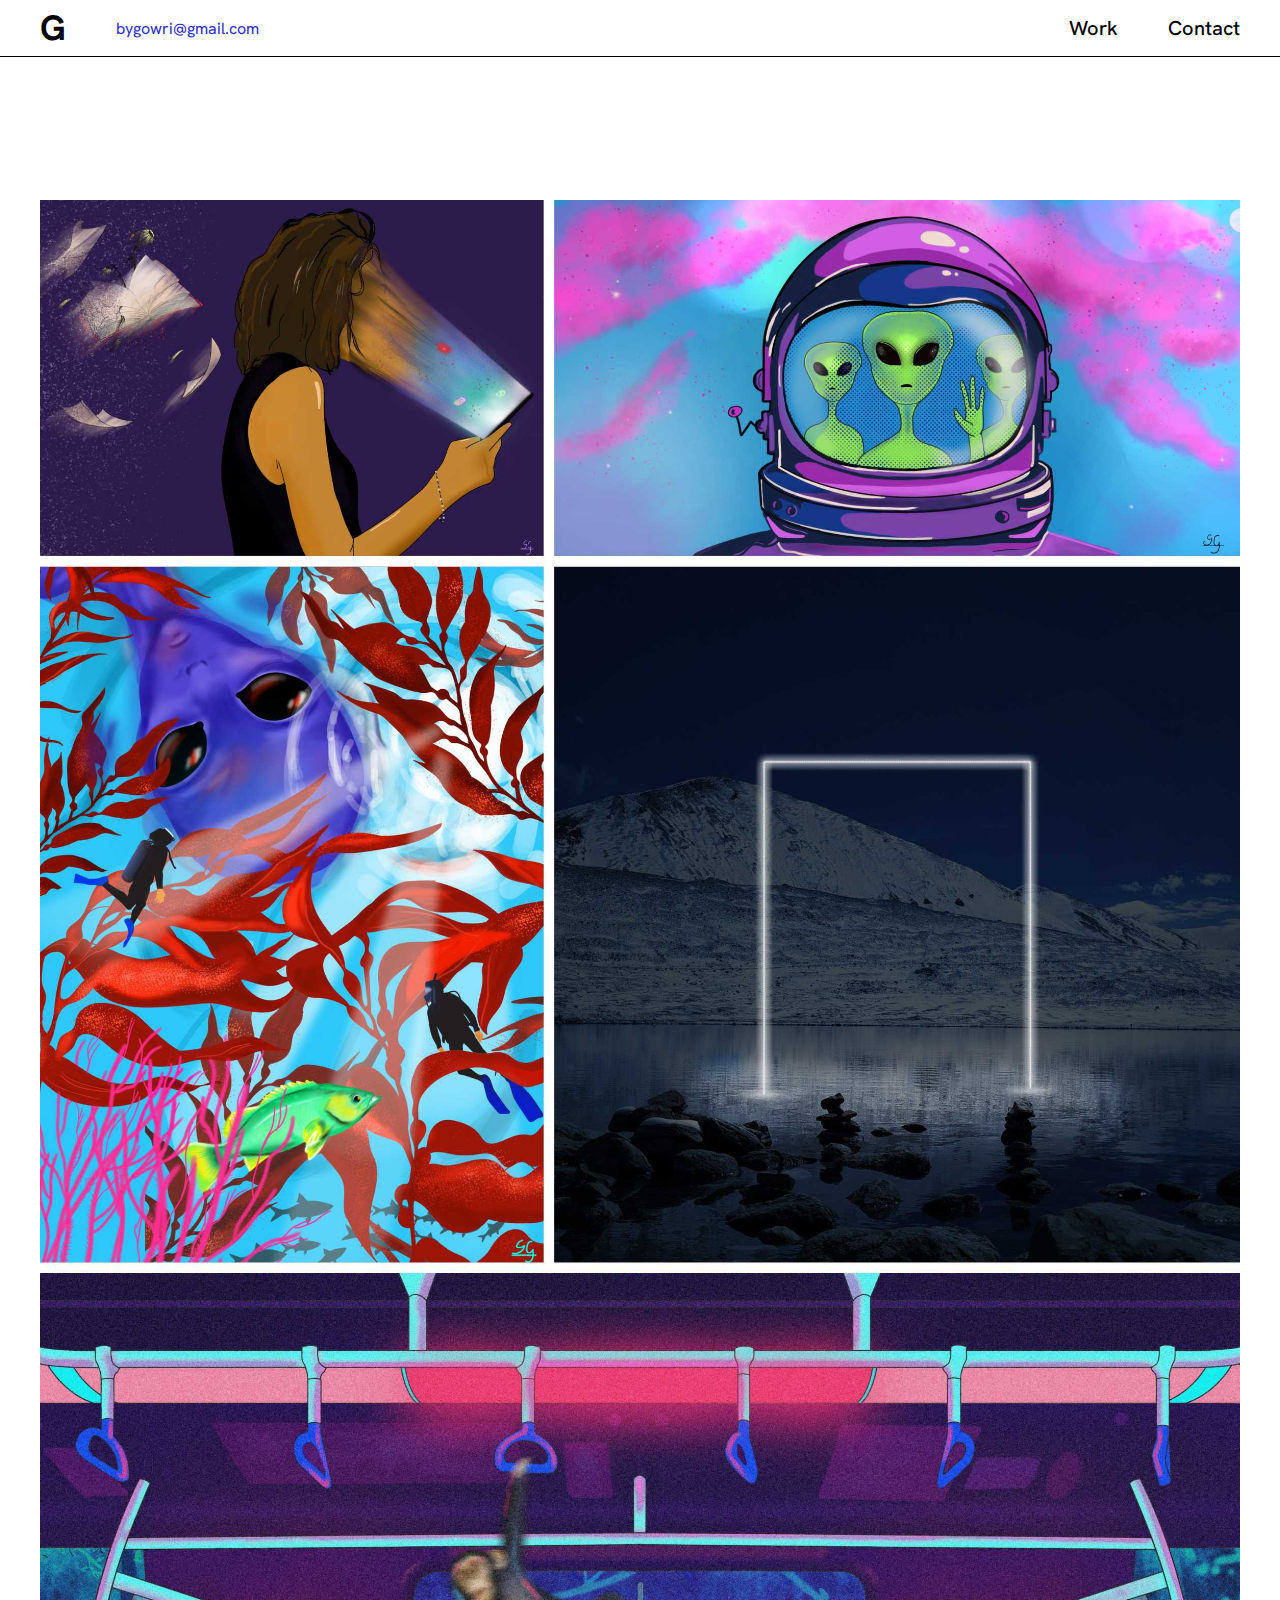
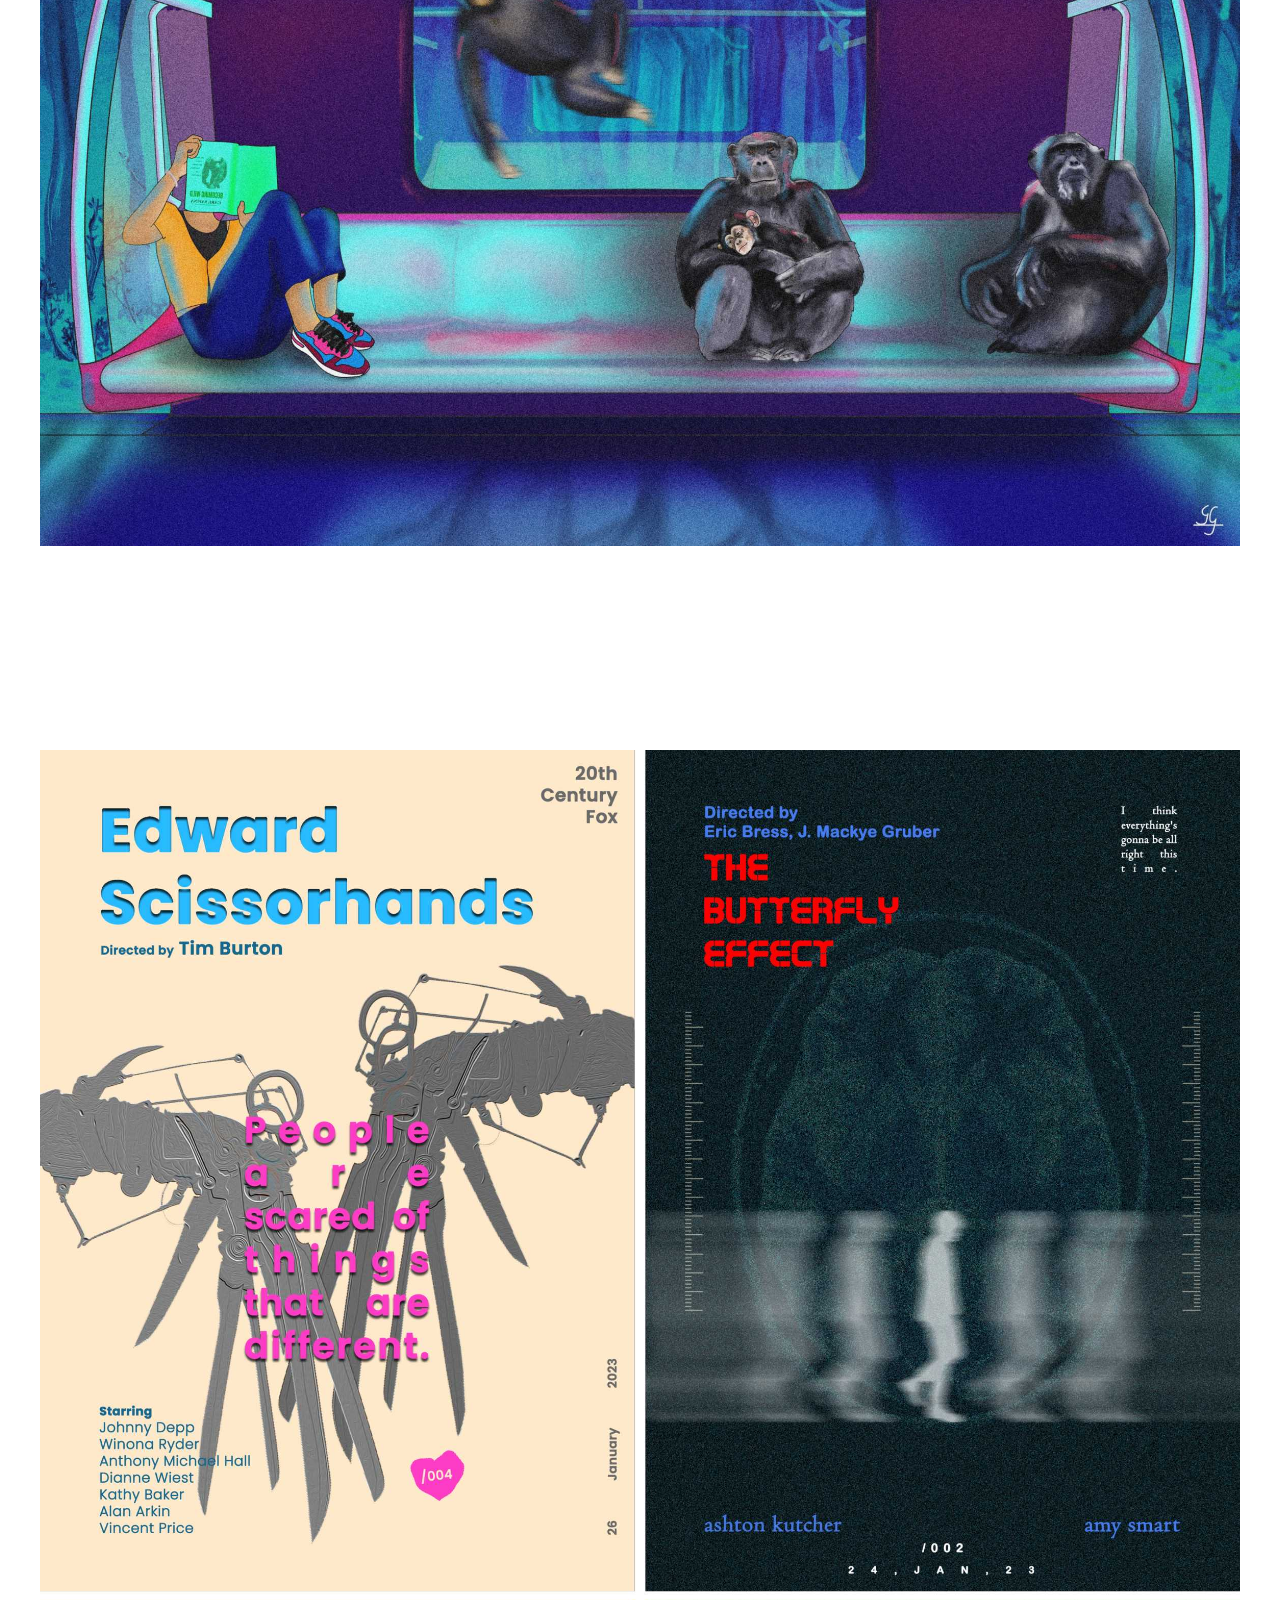
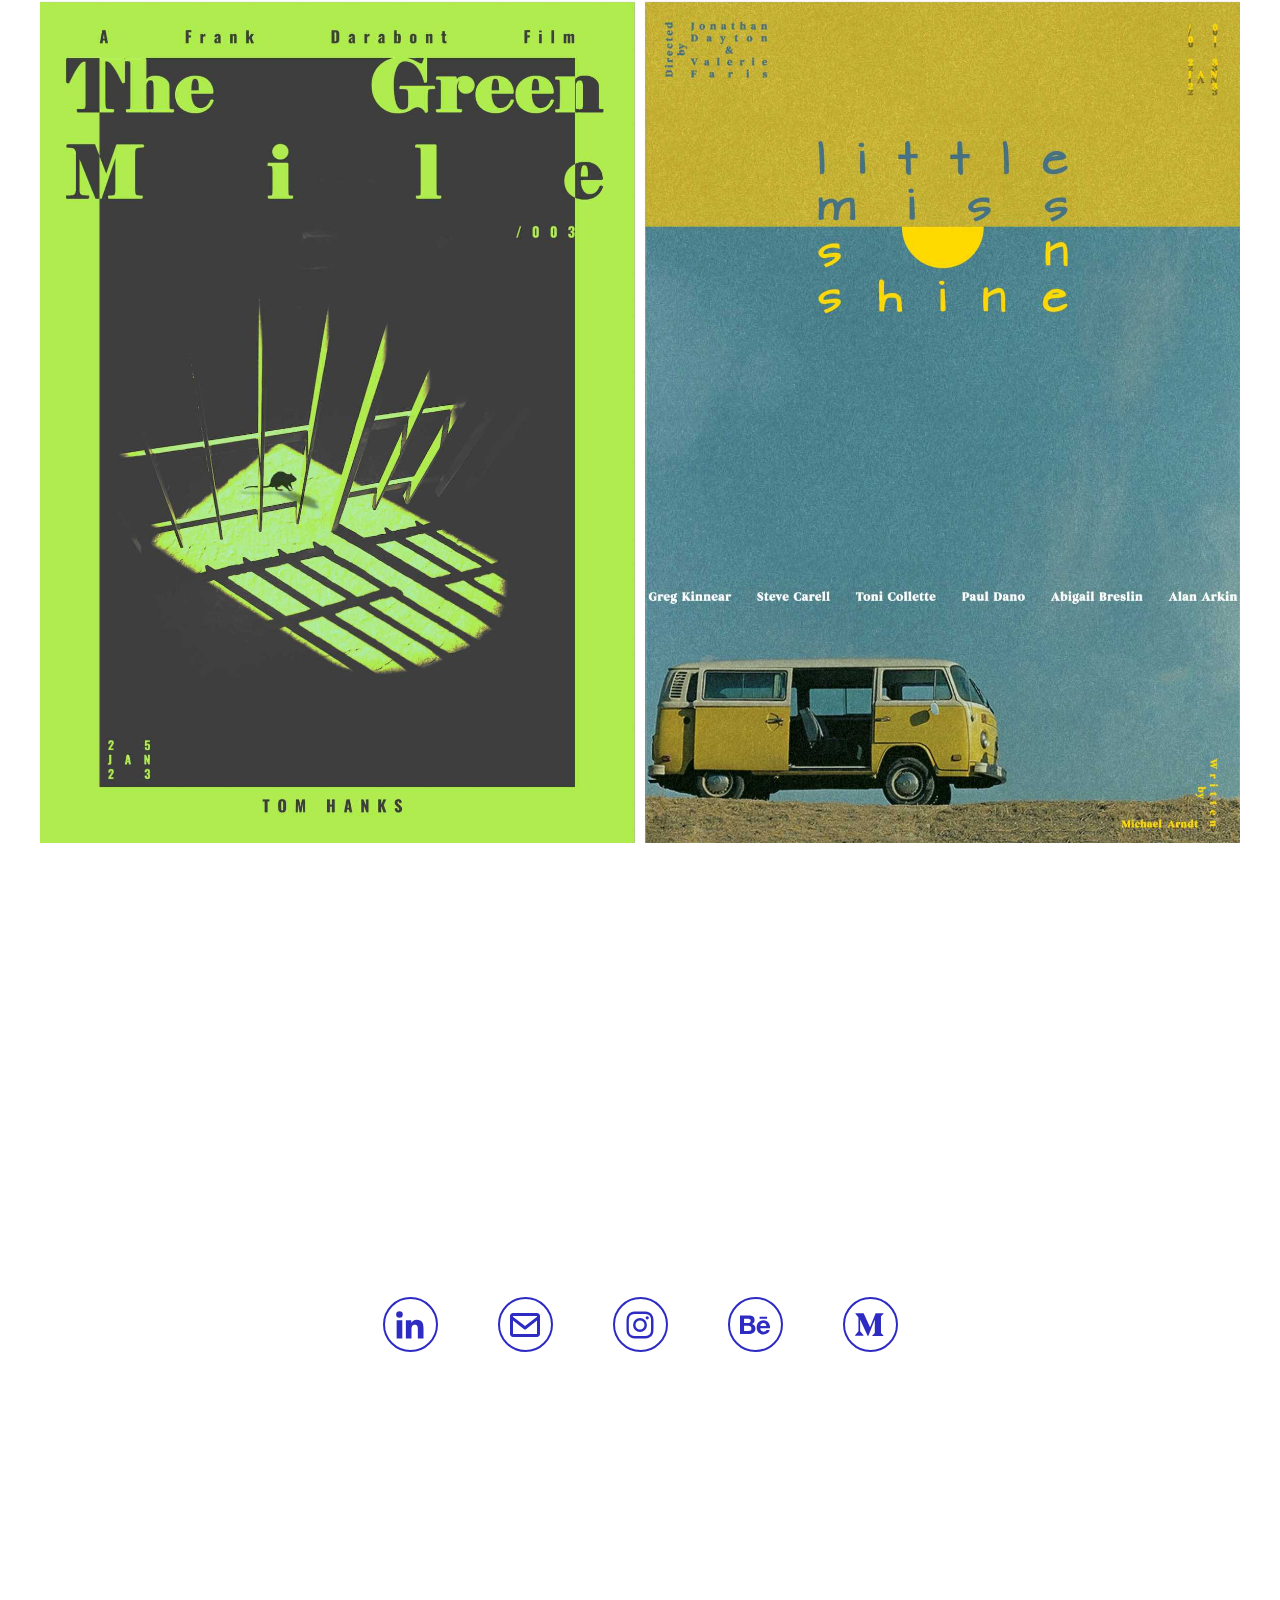
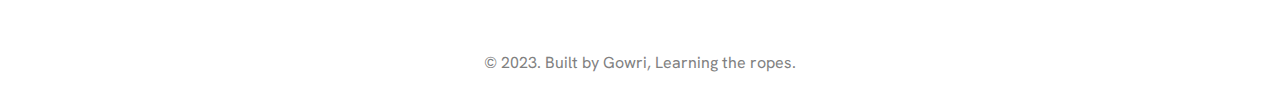
<file: Futureartifacts.html>
<!DOCTYPE html>
<html>
<head>
    <meta charset="utf-8">
    <title>Gowri</title>
    <meta name="viewport" content="width=device-width, initial-scale=1.0">
    <link rel="stylesheet" href="style.css">
    <link href="https://fonts.googleapis.com/css2?family=Raleway&display=swap" rel="stylesheet">
    <link href='https://unpkg.com/boxicons@2.1.4/css/boxicons.min.css' rel='stylesheet'>
</head>
<body>
<!-- navigation -->
<header>
  <nav class="navbar">
    <div class="max-width">
      <div class="top">
        <div class="lefthome">
          <div class="home"><a href="index.html">G</a></div>
          <div class="mailto"><a href="mailto:bygowri@gmail.com">bygowri@gmail.com</a></div>
          <div class="mailtomobile"><a href="mailto:bygowri@gmail.com">email</a></div>
        </div>
        <a href="#" class="toggle-button">
          <i class="hamburger"><svg xmlns="http://www.w3.org/2000/svg" width="36" height="36" viewBox="0 0 24 24" style="fill: rgba(0, 0, 0, 1);transform: ;msFilter:;"><path d="M4 6h16v2H4zm0 5h16v2H4zm0 5h16v2H4z"></path></svg></i>
        </a>
      </div>
      <ul class="menu">
        <li><a href="#works">Work</a></li>
        <li><a href="#contact">Contact</a></li>
      </ul>
    </div>
  </nav>
</header>

<script src="script.js"></script>

<section class="works" id="works">
  <div class="future-artifacts">
    <div class="misc">
      <img src="portfolioimages/artworks.jpg" alt="Portfolio Image" class="a1">
      <img src="portfolioimages/artworks2.jpg" alt="Portfolio Image" class="a2">
    </div>
  </div>
</section>
<!-- contact section starts here -->
<section class="contact" id="contact">
  <div class="max-width">
      <div class="all-buttonsc">
          <a href="https://www.linkedin.com/in/gowri-s-a887b5228/" target="_blank"><i class="icon"><svg xmlns="http://www.w3.org/2000/svg" width="36" height="36" viewBox="0 0 24 24" style="fill: rgba(46, 43, 195, 1);transform: ;msFilter:;"><circle cx="4.983" cy="5.009" r="2.188"></circle><path d="M9.237 8.855v12.139h3.769v-6.003c0-1.584.298-3.118 2.262-3.118 1.937 0 1.961 1.811 1.961 3.218v5.904H21v-6.657c0-3.27-.704-5.783-4.526-5.783-1.835 0-3.065 1.007-3.568 1.96h-.051v-1.66H9.237zm-6.142 0H6.87v12.139H3.095z"></path></svg></i></a>
          <a href="mailto:bygowri@gmail.com"><i class="icon"><svg xmlns="http://www.w3.org/2000/svg" width="36" height="36" viewBox="0 0 24 24" style="fill: rgba(46, 43, 195, 1);transform: ;msFilter:;"><path d="M20 4H4c-1.103 0-2 .897-2 2v12c0 1.103.897 2 2 2h16c1.103 0 2-.897 2-2V6c0-1.103-.897-2-2-2zm0 2v.511l-8 6.223-8-6.222V6h16zM4 18V9.044l7.386 5.745a.994.994 0 0 0 1.228 0L20 9.044 20.002 18H4z"></path></svg></i></a>
          <a href="https://www.instagram.com/gowri__s/" target="_blank"><i class="icon"><svg xmlns="http://www.w3.org/2000/svg" width="36" height="36" viewBox="0 0 24 24" style="fill: rgba(46, 43, 195, 1);transform: ;msFilter:;"><path d="M11.999 7.377a4.623 4.623 0 1 0 0 9.248 4.623 4.623 0 0 0 0-9.248zm0 7.627a3.004 3.004 0 1 1 0-6.008 3.004 3.004 0 0 1 0 6.008z"></path><circle cx="16.806" cy="7.207" r="1.078"></circle><path d="M20.533 6.111A4.605 4.605 0 0 0 17.9 3.479a6.606 6.606 0 0 0-2.186-.42c-.963-.042-1.268-.054-3.71-.054s-2.755 0-3.71.054a6.554 6.554 0 0 0-2.184.42 4.6 4.6 0 0 0-2.633 2.632 6.585 6.585 0 0 0-.419 2.186c-.043.962-.056 1.267-.056 3.71 0 2.442 0 2.753.056 3.71.015.748.156 1.486.419 2.187a4.61 4.61 0 0 0 2.634 2.632 6.584 6.584 0 0 0 2.185.45c.963.042 1.268.055 3.71.055s2.755 0 3.71-.055a6.615 6.615 0 0 0 2.186-.419 4.613 4.613 0 0 0 2.633-2.633c.263-.7.404-1.438.419-2.186.043-.962.056-1.267.056-3.71s0-2.753-.056-3.71a6.581 6.581 0 0 0-.421-2.217zm-1.218 9.532a5.043 5.043 0 0 1-.311 1.688 2.987 2.987 0 0 1-1.712 1.711 4.985 4.985 0 0 1-1.67.311c-.95.044-1.218.055-3.654.055-2.438 0-2.687 0-3.655-.055a4.96 4.96 0 0 1-1.669-.311 2.985 2.985 0 0 1-1.719-1.711 5.08 5.08 0 0 1-.311-1.669c-.043-.95-.053-1.218-.053-3.654 0-2.437 0-2.686.053-3.655a5.038 5.038 0 0 1 .311-1.687c.305-.789.93-1.41 1.719-1.712a5.01 5.01 0 0 1 1.669-.311c.951-.043 1.218-.055 3.655-.055s2.687 0 3.654.055a4.96 4.96 0 0 1 1.67.311 2.991 2.991 0 0 1 1.712 1.712 5.08 5.08 0 0 1 .311 1.669c.043.951.054 1.218.054 3.655 0 2.436 0 2.698-.043 3.654h-.011z"></path></svg></i></a>
          <a href="https://www.behance.net/gowriii" target="_blank"><i class="icon"><svg xmlns="http://www.w3.org/2000/svg" width="36" height="36" viewBox="0 0 24 24" style="fill: rgba(46, 43, 195, 1);transform: ;msFilter:;"><path d="M7.803 5.731c.589 0 1.119.051 1.605.155.483.103.895.273 1.243.508.343.235.611.547.804.939.187.387.28.871.28 1.443 0 .62-.14 1.138-.421 1.551-.283.414-.7.753-1.256 1.015.757.219 1.318.602 1.69 1.146.374.549.557 1.206.557 1.976 0 .625-.119 1.162-.358 1.613a3.11 3.11 0 0 1-.974 1.114 4.315 4.315 0 0 1-1.399.64 6.287 6.287 0 0 1-1.609.206H2V5.731h5.803zm-.351 4.972c.48 0 .878-.114 1.192-.345.312-.228.463-.604.463-1.119 0-.286-.051-.522-.151-.707a1.114 1.114 0 0 0-.417-.428 1.683 1.683 0 0 0-.597-.215 3.609 3.609 0 0 0-.697-.061H4.71v2.875h2.742zm.151 5.239c.267 0 .521-.023.76-.077.241-.052.455-.136.637-.261.182-.12.332-.283.44-.491.109-.206.162-.475.162-.798 0-.634-.179-1.085-.533-1.358-.355-.27-.831-.404-1.414-.404H4.71v3.39h2.893zm8.565-.041c.367.358.896.538 1.584.538.493 0 .919-.125 1.278-.373.354-.249.57-.515.653-.79h2.155c-.346 1.072-.871 1.838-1.589 2.299-.709.463-1.572.693-2.58.693-.702 0-1.334-.113-1.9-.337a4.033 4.033 0 0 1-1.439-.958 4.37 4.37 0 0 1-.905-1.485 5.433 5.433 0 0 1-.32-1.899c0-.666.111-1.289.329-1.864a4.376 4.376 0 0 1 .934-1.493c.405-.42.885-.751 1.444-.994a4.634 4.634 0 0 1 1.858-.362c.754 0 1.413.146 1.979.44a3.967 3.967 0 0 1 1.39 1.182c.363.493.622 1.058.783 1.691.161.632.217 1.292.171 1.983h-6.431c.001.704.238 1.371.606 1.729zm2.812-4.681c-.291-.322-.783-.496-1.385-.496-.391 0-.714.065-.974.199a1.97 1.97 0 0 0-.62.491 1.772 1.772 0 0 0-.328.628 2.82 2.82 0 0 0-.111.587h3.982c-.058-.624-.272-1.085-.564-1.409zm-3.918-4.663h4.989v1.215h-4.989z"></path></svg></i></a>
          <a href="https://medium.com/@gowri7" target="_blank"><i class="icon"><svg xmlns="http://www.w3.org/2000/svg" width="36" height="36" viewBox="0 0 24 24" style="fill: rgba(46, 43, 195, 1);transform: ;msFilter:;"><path d="M4.285 7.269a.733.733 0 0 0-.24-.619l-1.77-2.133v-.32h5.498l4.25 9.32 3.736-9.32H21v.319l-1.515 1.451a.45.45 0 0 0-.168.425v10.666a.448.448 0 0 0 .168.425l1.479 1.451v.319h-7.436v-.319l1.529-1.487c.152-.15.152-.195.152-.424V8.401L10.95 19.218h-.575L5.417 8.401v7.249c-.041.305.06.612.275.833L7.684 18.9v.319H2.036V18.9l1.992-2.417a.971.971 0 0 0 .257-.833V7.269z"></path></svg></i></a>
      </div>
  </div>
</section>
</body>
<footer>
  <p>&copy; 2023. Built by Gowri, Learning the ropes.</p>
</footer>
</html>
</file>
<file: style.css>
@import url('https://fonts.googleapis.com/css2?family=Hanken+Grotesk&display=swap');
.body {
  font-family: 'Hanken Grotesk', sans-serif;
}
* {
  margin: 0;
  padding: 0;
  box-sizing: border-box;
  text-decoration: none;
}

/* navbar styling */
.navbar {
  position: fixed;
  top: 0;
  width: 100%;
  padding: 10px 60px; /* Add padding to the sides */
  background-color: #ffffff;
  font-family: 'Hanken Grotesk', sans-serif;
  z-index: 3; /* Add a higher z-index value */
  border-bottom: black solid 1px;
}

.navbar .max-width {
  display: flex;
  flex-direction: row;
  align-items: center;
  justify-content: center;
  padding: 0%;
}

.navbar .top {
  display: flex;
  width: 100%;
  align-items: center;
  justify-content: space-between;
}
.top .lefthome{
  display: inline-flex;
  align-items: center;
}
.home{
  display: inline-flex;
}
.navbar .home a {
  font-size: 35px;
  font-weight: 700;
  color: black;
  cursor: pointer;
  margin-right: 50px;
}
.mailto a{
  text-decoration: none;
  color: #2E2BC3;
}
.mailtomobile{
  display: none;
}
.navbar .menu {
  display: flex;
  flex-direction: row;
  align-items: center;
}

.navbar .menu li {
  list-style: none;
}

.navbar .menu li a {
  color: black;
  font-size: 20px;
  font-weight: 500;
  text-decoration: none;
}

/* home transition*/
.navbar .home a:hover {
  color: #2E2BC3;
}

.navbar .home a:active {
  color: #2E2BC3;
}

.navbar .menu li {
  list-style: none;
  display: inline-block;
  align-items: center;
  position: relative;
}

.navbar .menu li a {
  color: black;
  font-size: 20px;
  font-weight: 500;
  margin-left: 50px;
  position: relative;
}

/* mobile */
/* Position toggle button on the right */
.toggle-button {
  display: none;
  flex-direction: column;
  justify-content: space-between;
}


@media (max-width: 1000px) {
  .toggle-button {
    display: flex;
  }

  .navbar {
    padding: 5px 20px; /* Add padding to the sides */
    align-items: center;
  }
  .navbar .top .lefthome{
    width: 100%;
    justify-content: space-between;
    padding-right: 20px;
  }
  .navbar .home a {
    font-size: 32px;
    font-weight: 700;
    color: black !important;
    cursor: pointer;
  }
  .navbar .home a {
    margin-right: 30px;
  }
  .mailto{
    display: none;
  }

  .navbar .menu {
    display: none;
    flex-direction: column;
    align-items: center;
    margin: 0px;
    width: 100%;
    height: 100vh; /* Adjust the height as needed */
    justify-content: center;
  }
  .navbar .menu li{
    margin: 40px;
  }
  .navbar .menu li a{
    font-size: 26px;
    margin: 0%;
  }

  .navbar .max-width {
    flex-direction: column;
    justify-content: space-between;
    max-width: 100%;

  }
  .menu.active{
    display: flex;
  }
  #homepage {
    display: block;
    margin-top: 20px; /* Adjust spacing as needed */
  }
  
}
/* tablet */
@media (min-width: 1001px) and (max-width: 1700px) {
    .navbar {
        padding: 5px 40px; /* Add padding to the sides */
      }
}

/* home styling*/
.homepage{
    padding-left: 200px;
    padding-right: 200px;
    font-family: 'Hanken Grotesk', sans-serif;
    max-width: 100%;
    background-color: #ffffff;
    
}
.homepage .container{
    display: flex;
    justify-content: space-between;
    max-width: 100%;
    padding-top: 20px;
}
.left-side{
    max-width: 50%;
    padding-top: 300px;
    padding-right: 80px;
    padding-left: 80px;
    background-image: url(portfolioimages/bg.jpg);
}
.left-side .all-text .text-1{
    font-size: 24px;
    font-weight: 500;
    margin-bottom: 10px;
}
.left-side .all-text .text-2{
    font-size: 70px;
    font-weight: 500;
}
.left-side .all-text .text-2 span{
    font-weight: 700;
}
.left-side .all-text .text-3{
    font-size: 26px;
    font-weight: 600;
    margin-bottom: 25px;
}
.left-side .all-text .text-4{
    font-size: 24px;
    font-weight: 500;
}
/*buttons*/
.all-buttons{
    padding-top: 30px;
    justify-content: space-between;
    display: inline-flex;
    align-items: center;
    width: 55%;
    top: 0;
    z-index: 100;
}
.resume-button {
    display: inline-block;
    padding: 10px 20px;
    font-size: 20px;
    background-color:#2E2BC3;
    color: white;
    text-decoration: none;
    border-radius: 2px;
    font-weight: 500;
}
.all-buttons .social{
    list-style: none;
    display: inline-block;
    align-items: center;
    background-color: white;
}
.all-buttons .social a{
    margin: 0 35px;
}
.container .right-side{
    max-width: 50%;
    padding-top: 50px;
}
.container .right-side img{
    width: 100%;
    height: auto;
    max-width: 100%;
}
.image-wrapper {
  position: relative;
  display: inline-block;
  z-index: 1; /* Add this line */
}
.second-image{
  display: none;
}
.hover-image {
  position: absolute;
  top: 0;
  left: 0;
  opacity: 0;
  transition: opacity 0.3s ease-in-out;
  z-index: 2; /* Add this line */
}

.image-wrapper:hover .hover-image {
  opacity: 1;
}



/* mobile */
@media (max-width: 1000px) {
    /* Reversed layout for mobile devices */
    .homepage{
        padding-left: 20px;
        padding-right: 20px;
    }
    .homepage .container {
      flex-direction: column-reverse;
      align-items: center;
      justify-content: center;
    }
    
    .left-side {
      padding-top: 0;
      padding-right: 0;
      max-width: 100%;
      padding-left: 0%;
      background-image: none;
    }
    
    .left-side .all-text,
    .left-side .all-buttons {
      width: 100%;
    }
    .left-side .all-text .text-2{
      font-size: 40px;
      font-weight: 500;
    }
    .left-side .all-text .text-3{
      font-size: 24px;
      font-weight: 600;
      margin-bottom: 25px;
  }
    .all-buttons {
        padding-top: 30px;
        padding-bottom: 30px;
        justify-content: center;
    }
    .all-buttons .social{
        display: none;
    }
    .all-text .text-1{
        text-align: center;
    }
    .all-text .text-2{
        text-align: center;
        margin-bottom: 10px;        
    }
    .all-text .text-3{
        text-align: center;
    }
    .left-side .all-text .text-4{
        font-size: 20px;
        font-weight: 500;
    }
    .container .right-side {
      max-width: 100%;
      margin-bottom: 10px;
    }
    .first-image{
      display: none;
    }
    .hover-image{
      display: none;
    }
    .second-image{
      display: block;
    }

  }
/* tablet */
@media (min-width: 1001px) and (max-width: 1700px) {
    .homepage {
      padding-left: 40px;
      padding-right: 40px;
    }
    .left-side{
        max-width: 50%;
        padding-top: 200px;
        padding-right: 80px;
    }
    .all-buttons .social{
        display: none;
    }
    .left-side .all-text .text-4{
        font-size: 20px;
        font-weight: 500;
    }
  }

/*works section styling*/
.works{
    padding-top: 150px;
    padding-left: 200px;
    padding-right: 200px;
    padding-bottom: 100px;
}
.works .max-width{
    font-family: 'Hanken Grotesk',sans-serif;
    max-width: 100%;
    padding: 0%;
}
.works .max-width .text-2{
    font-size: 40px;
    font-weight: 400;
    margin-bottom: 80px;
}
.works .topic-1{
    background-color: white;
}
.works .works-container{
    display: flex;
    justify-content: space-between;
    margin-bottom: 50px;
    
}
.works .description{
    max-width: 60%;
}
.description .decathlon img{
    max-width: 100%;
    padding-right: 40px;
}
.description .decathlon1 img{
  max-width: 100%;
  padding-right: 40px;
}
/* CSS for the hover effect */
.image .decathlon1 img {
  display: none;
}

.image:hover .decathlon img {
  display: none;
}

.image:hover .decathlon1 img {
  display: inline-block;
}


.works .text-and-buttons{
    max-width: 50%;
}
.text-container h1{
    font-size: 30px;
    font-weight: 600;
    margin-bottom: 20px;
    padding-top: 0px;
    border-bottom: black solid 1px;
}
.text-container p{
    font-size: 24px;
    font-weight: 400;
}
.text-container p span{
    font-size: 24px;
    font-weight: 600;
}
.read-behance {
    display: inline-block;
    margin-top: 0px;
    margin-right: 30px;
}
.reading-buttons .read-behance a {
    display: inline-block;
    padding: 8px 20px;
    font-size: 20px;
    border: #2E2BC3 2px solid;
    color: #2E2BC3; /* Update the default font color */
    text-decoration: none;
    border-radius: 2px;
    font-weight: 500;
  }
.works .work-2{
    background-color: bisque;
}

.max-width {
  max-width: 100%;
  margin: 0 auto;
  padding: 0 20px;
}

.image-grid {
  display: grid;
  grid-template-columns: repeat(2, 1fr); /* Two columns with equal width */
  grid-gap: 20px; /* Spacing between images */
}

.image-grid img {
  max-width: 100%; /* Make sure images fit within their container */
  height: auto; /* Maintain aspect ratio */
}
.otherprojects{
  margin-top: 200px;
}
.row-2 {
  display: flex;
  justify-content: space-between;
  align-items: center;
  gap: 80px;
}

.work-container {
  width: 100%;
}

.text-container {
  margin-bottom: 0px;
}
.otherprojects .text-container h2{
  margin-top: 10px;
  border-bottom: 1px solid black;
  margin-bottom: 20px;
}

.image-container img {
  width: 100%;
  height: auto;
  max-width: 100%;
}
.future-artifacts img{
  max-width: 100%;
}
.a1{
  margin-bottom: 200px;
}

/* mobile */
@media screen and (min-width: 320px) and (max-width: 347px) {
    .read-behance {
      margin-right: 10px; /* Decrease the right margin */
    }
  }
@media (max-width: 1000px) {
    .works{
        padding-top: 100px;
        padding-left: 20px;
        padding-right: 20px;
        padding-bottom: 30px;
    }
    .works .works-container{
        margin-bottom: 100px;
        
    }
    .works .description{
        max-width: 100%;
    }
    .works .text-and-buttons{
        max-width: 100%;
    }
    .works .max-width .text-2{
        font-size: 30px;
        font-weight: 400;
        margin-bottom: 80px;
    }
    .works .works-container{
        flex-direction: column;
        
    }
    .description .decathlon img{
        max-width: 100%;
        padding: 0px;
    }
    .text-container h1{
        font-size: 30px;
        font-weight: 600;
        margin-bottom: 20px;
        padding-top: 20px;
    }
    .text-container p{
        font-size: 20px;
        font-weight: 400;
    }
    .text-container p span{
        font-size: 20px;
        font-weight: 600;
    }
    .read-behance {
      margin-top: 0px;
    }
    .row-2{
      flex-direction: column;
    }
    


}
/* tablet */
@media screen and (min-width: 1001px) and (max-width: 1218px) {
    .read-behance {
      margin-right: 10px; /* Decrease the right margin */
    }
  }
@media (min-width: 1001px) and (max-width: 1700px){
    .works{
        padding-top: 200px;
        padding-left: 40px;
        padding-right: 40px;
        padding-bottom: 0px;
    }
    .works .works-container{
        margin-bottom: 100px;
        
    }
    .works .max-width .text-2{
        font-size: 30px;
        font-weight: 400;
        margin-bottom: 80px;
    }
    .description .decathlon img{
        max-width: 100%;
        padding-right: 10px;
    }
    .text-container h1{
        font-size: 30px;
        font-weight: 600;
        margin-bottom: 20px;
        padding-top: 20px;
    }
    .text-container p{
        font-size: 20px;
        font-weight: 400;
    }
    .text-container p span{
        font-size: 20px;
        font-weight: 600;
    }
    
}
  
/*about section styling*/
.about{
    padding-top: 150px;
    padding-left: 200px;
    padding-right: 200px;
    padding-bottom: 100px;
}
.about .max-width{
    font-family: 'Hanken Grotesk', sans-serif;
    max-width: 100%;
    padding: 0%;
}
.about .max-width .text-2{
    font-size: 40px;
    font-weight: 400;
    margin-bottom: 80px;
}
.about-description{
    display: flex;
    justify-content: space-between;
    align-items: center;
}
.about-description .para{
    padding-right: 100px;
    font-size: 24px;
    font-weight: 400;
    max-width: 100%;
}
p{
  margin-bottom: 20px;
}
.photo img{
  max-width: 100%;
}
/* mobile */
@media (max-width: 1000px) {
    .about{
        padding-top: 100px;
        padding-left: 20px;
        padding-right: 20px;
        padding-bottom: 30px;
    }
    .about .max-width .text-2{
        font-size: 30px;
        font-weight: 400;
        margin-bottom: 80px;
    }
    .about-description{
        flex-direction: column;
    }
    .about-description .para{
        padding: 0%;
        font-size: 20px;
        font-weight: 400;
        margin-bottom: 40px;
    }
}
/* tablet */
@media (min-width: 1001px) and (max-width: 1700px) {
    .about{
        padding-top: 200px;
        padding-left: 40px;
        padding-right: 40px;
        padding-bottom: 0px;
    }
    .about .max-width .text-2{
        font-size: 30px;
        font-weight: 400;
        margin-bottom: 80px;
    }
    .about-description .para{
        padding: 0%;
        font-size: 20px;
        font-weight: 400;
        margin-bottom: 40px;
        margin-right: 20px;
    }
}

/* contact styling*/
.contact{
    max-width: 100%;
    padding-top: 450px;
    padding-left: 200px;
    padding-right: 200px;
    padding-bottom: 400px;
}
.contact .max-width{
    font-family: 'Hanken Grotesk', sans-serif;
    padding: 0%;
}
.contact .text-2{
    font-size: 40px;
    font-weight: 400;
    margin-bottom: 270px;
}
.contact .all-buttonsc{
    display: flex;
    justify-content: center;
    gap: 60px;
    max-width: 100%;
}
/* CSS code for blue outline circle with white icon on hover */
.icon {
    display: flex;
    justify-content: center;
    align-items: center;
    width: 55px; /* Adjust the size as needed */
    height: 55px; /* Adjust the size as needed */
    border: 2px solid #2E2BC3; /* Adjust the border color */
    border-radius: 50%; /* Make it a circle */
    text-align: center;
    transition: all 0.3s ease; /* Add smooth transition effect */
  }
  
  .icon svg {
    fill: #2E2BC3; /* Set the default fill color to blue */
  }
  
  .icon:hover {
    background-color: #2E2BC3; /* Change the background color to blue on hover */
    border-color: #2E2BC3; /* Change the border color to blue on hover */
  }
  
  .icon:hover svg {
    fill: white !important; /* Change the icon color to white on hover */
  }
/* mobile */
@media screen and (max-width: 420px) {
    .contact .all-buttonsc {
      flex-direction: column; /* Stack icons vertically */
      align-items: center; /* Center the icons horizontally */
    }
    
    .contact .all-buttonsc .icon {
      margin-bottom: 20px; /* Add some spacing between icons */
    }
    
    .contact .all-buttonsc .icon:last-child {
      margin-bottom: 0; /* Remove bottom margin from the last icon */
    }
  }
  
  @media (max-width: 1000px) {
    .contact {
      padding-top: 100px;
      padding-left: 20px;
      padding-right: 20px;
      padding-bottom: 80px;
    }
    
    .contact .max-width .text-2 {
      font-size: 30px;
      font-weight: 400;
      margin-bottom: 80px;
    }
    
    .contact .all-buttonsc {
      display: flex;
      justify-content: center;
      gap: 30px;
      max-width: 100%;
    }
  }
/* tablet */
@media (min-width: 1001px) and (max-width: 1700px) {
    .contact {
        padding-top: 450px;
        padding-left: 40px;
        padding-right: 40px;
        padding-bottom: 300px;;
      }
      
      .contact .max-width .text-2 {
        font-size: 30px;
        font-weight: 400;
        margin-bottom: 250px;
      }
}

/* footer */
footer {
  text-align: center;
  font-family: 'Hanken Grotesk';
  color: grey;
}
</file>
